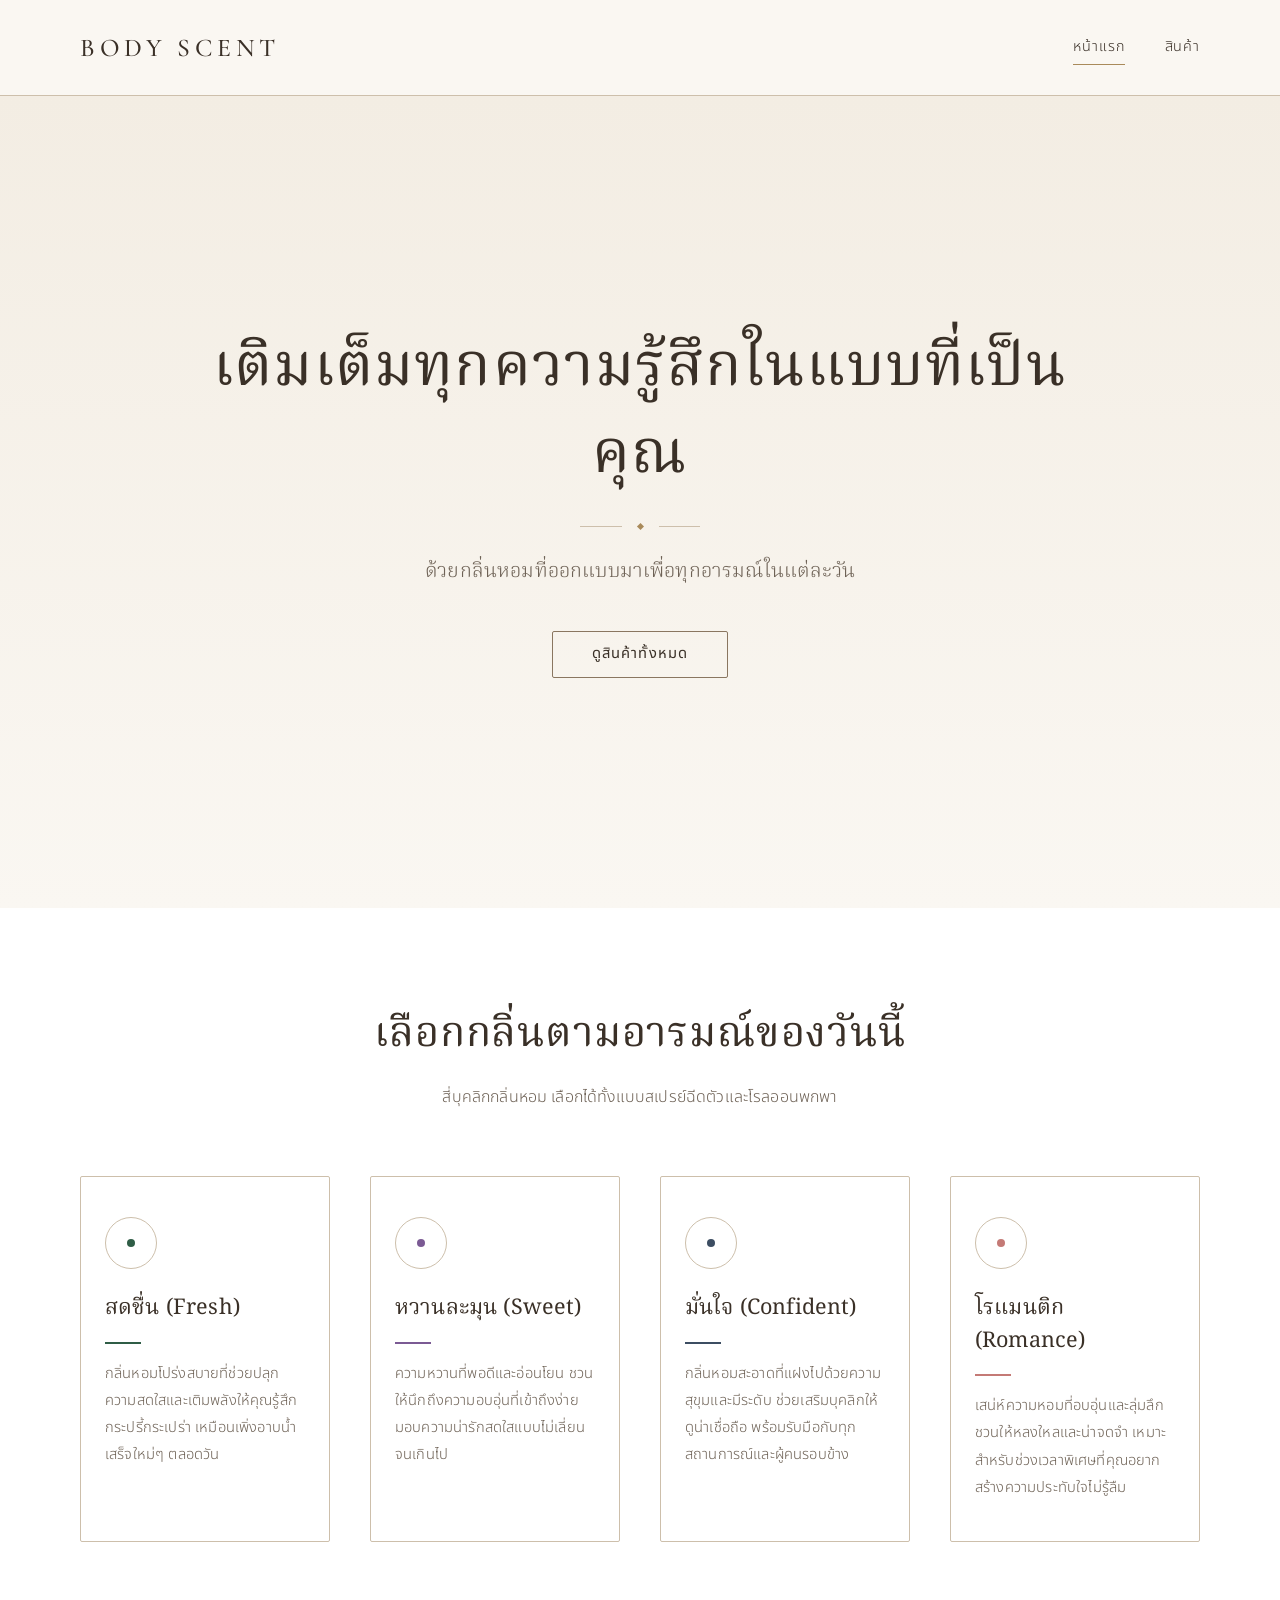
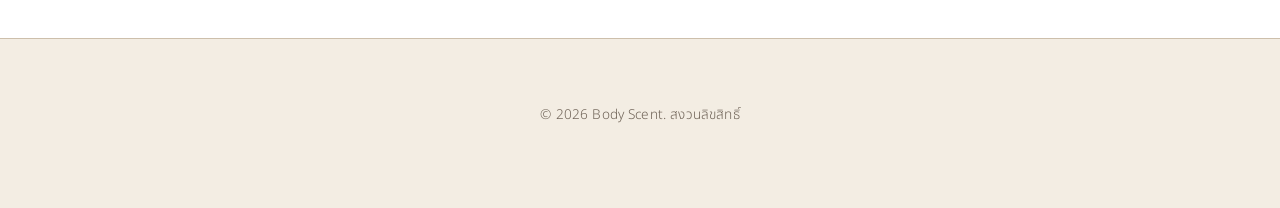
<file: index.html>
<!DOCTYPE html>
<html lang="th">
<head>
  <meta charset="UTF-8">
  <meta name="viewport" content="width=device-width, initial-scale=1">
  <title>Body Scent — น้ำหอมฉีดตัวสำหรับทุกอารมณ์</title>
  <meta name="description" content="Body Scent น้ำหอมฉีดตัวและโรลออน ออกแบบกลิ่นหอมเพื่อทุกอารมณ์ในแต่ละวัน เลือกจาก Fresh, Sweet, Confident และ Romance">
  <link rel="stylesheet" href="style.css">
  <style>
    /* ปรับเฉพาะหน้าแรก */
    .hero {
      min-height: calc(100svh - 5.5rem);
      display: flex;
      align-items: center;
      padding-block: var(--space-6);
    }
    .hero .container { max-width: 880px; }
    .hero h1 {
      font-size: clamp(2.1rem, 5.2vw, 3.75rem);
      line-height: 1.45;
      margin-bottom: 0;
    }
    .hero .lead { max-width: 46ch; margin-inline: auto; }

    .mood-card {
      padding: var(--space-4) var(--space-3);
      color: inherit;
    }
    .mood-card:hover { color: inherit; }
    .mood-card h3 { margin-bottom: 0; }
    .mood-card .mood-rule { margin-block: var(--space-2) var(--space-2); }
    .mood-card p { font-size: 0.92rem; margin-bottom: 0; }
    .mood-card .mood-icon { margin-bottom: var(--space-3); }
  </style>
</head>
<body>

  <header class="site-header">
    <div class="container">
      <a class="brand" href="index.html">BODY SCENT</a>
      <nav class="nav" aria-label="เมนูหลัก">
        <a href="index.html" aria-current="page">หน้าแรก</a>
        <a href="product.html">สินค้า</a>
      </nav>
    </div>
  </header>

  <main>
    <section class="hero text-center">
      <div class="container">
        <h1>เติมเต็มทุกความรู้สึกในแบบที่เป็นคุณ</h1>
        <div class="divider" aria-hidden="true"><i></i></div>
        <p class="lead">ด้วยกลิ่นหอมที่ออกแบบมาเพื่อทุกอารมณ์ในแต่ละวัน</p>
        <a class="btn" href="product.html">ดูสินค้าทั้งหมด</a>
      </div>
    </section>

    <section class="section--white" id="moods">
      <div class="container">
        <div class="section-head">
          <h2>เลือกกลิ่นตามอารมณ์ของวันนี้</h2>
          <p>สี่บุคลิกกลิ่นหอม เลือกได้ทั้งแบบสเปรย์ฉีดตัวและโรลออนพกพา</p>
        </div>

        <div class="grid grid--4">
          <a class="card mood-card mood-fresh" href="product.html?mood=fresh">
            <span class="mood-icon" aria-hidden="true"></span>
            <h3>สดชื่น (Fresh)</h3>
            <span class="mood-rule" aria-hidden="true"></span>
            <p>กลิ่นหอมโปร่งสบายที่ช่วยปลุกความสดใสและเติมพลังให้คุณรู้สึกกระปรี้กระเปร่า เหมือนเพิ่งอาบน้ำเสร็จใหม่ๆ ตลอดวัน</p>
          </a>

          <a class="card mood-card mood-sweet" href="product.html?mood=sweet">
            <span class="mood-icon" aria-hidden="true"></span>
            <h3>หวานละมุน (Sweet)</h3>
            <span class="mood-rule" aria-hidden="true"></span>
            <p>ความหวานที่พอดีและอ่อนโยน ชวนให้นึกถึงความอบอุ่นที่เข้าถึงง่าย มอบความน่ารักสดใสแบบไม่เลี่ยนจนเกินไป</p>
          </a>

          <a class="card mood-card mood-confident" href="product.html?mood=confident">
            <span class="mood-icon" aria-hidden="true"></span>
            <h3>มั่นใจ (Confident)</h3>
            <span class="mood-rule" aria-hidden="true"></span>
            <p>กลิ่นหอมสะอาดที่แฝงไปด้วยความสุขุมและมีระดับ ช่วยเสริมบุคลิกให้ดูน่าเชื่อถือ พร้อมรับมือกับทุกสถานการณ์และผู้คนรอบข้าง</p>
          </a>

          <a class="card mood-card mood-romance" href="product.html?mood=romance">
            <span class="mood-icon" aria-hidden="true"></span>
            <h3>โรแมนติก (Romance)</h3>
            <span class="mood-rule" aria-hidden="true"></span>
            <p>เสน่ห์ความหอมที่อบอุ่นและลุ่มลึก ชวนให้หลงใหลและน่าจดจำ เหมาะสำหรับช่วงเวลาพิเศษที่คุณอยากสร้างความประทับใจไม่รู้ลืม</p>
          </a>
        </div>
      </div>
    </section>
  </main>

  <footer class="site-footer">
    <div class="container">
      <p>&copy; 2026 Body Scent. สงวนลิขสิทธิ์</p>
    </div>
  </footer>

  <script src="script.js"></script>
</body>
</html>
</file>
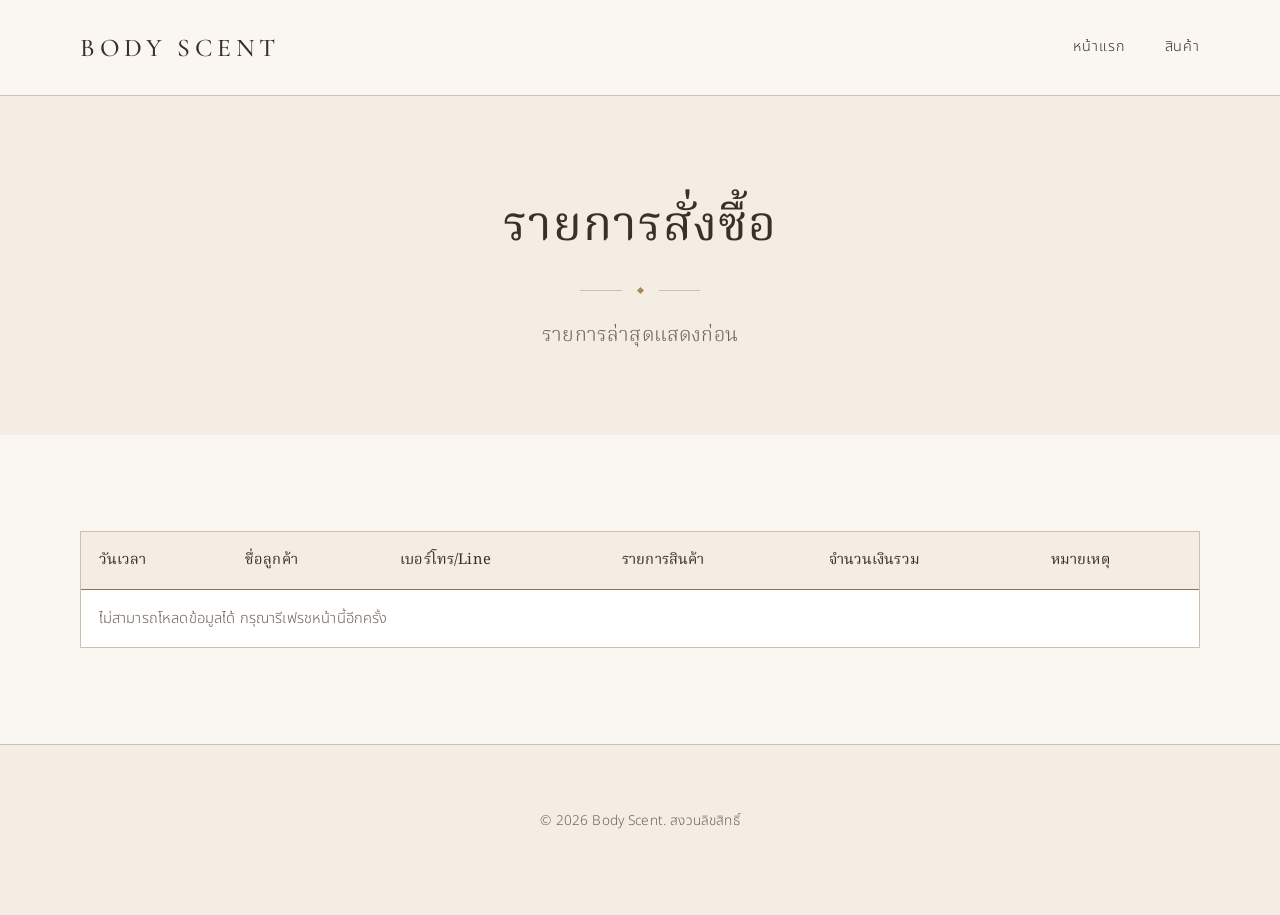
<file: admin.html>
<!DOCTYPE html>
<html lang="th">
<head>
  <meta charset="UTF-8">
  <meta name="viewport" content="width=device-width, initial-scale=1">
  <meta name="robots" content="noindex, nofollow">
  <title>รายการสั่งซื้อ — Body Scent</title>
  <link rel="stylesheet" href="style.css">
  <style>
    .table-wrap {
      overflow-x: auto;
      background: var(--white);
      border: 1px solid var(--line);
    }
    #ordersTable {
      width: 100%;
      min-width: 820px;
      border-collapse: collapse;
      font-size: 0.92rem;
      line-height: 1.7;
    }
    #ordersTable th,
    #ordersTable td {
      padding: 1rem 1.1rem;
      text-align: left;
      vertical-align: top;
      border-bottom: 1px solid var(--line);
    }
    #ordersTable thead th {
      font-family: var(--font-heading-th);
      font-weight: 400;
      color: var(--ink);
      background: var(--cream);
      border-bottom: 1px solid var(--line-strong);
      white-space: nowrap;
    }
    #ordersTable tbody td { color: var(--ink-soft); }
    #ordersTable tbody tr:last-child td { border-bottom: 0; }
    #ordersTable td:nth-child(1) { white-space: nowrap; }
    #ordersTable td:nth-child(5) { white-space: nowrap; color: var(--gold-deep); }
  </style>
</head>
<body>

  <header class="site-header">
    <div class="container">
      <a class="brand" href="index.html">BODY SCENT</a>
      <nav class="nav" aria-label="เมนูหลัก">
        <a href="index.html">หน้าแรก</a>
        <a href="product.html">สินค้า</a>
      </nav>
    </div>
  </header>

  <main>
    <section class="section--cream" style="padding-bottom: var(--space-5);">
      <div class="container text-center">
        <h1 style="font-size: clamp(2rem, 4.5vw, 3rem);">รายการสั่งซื้อ</h1>
        <div class="divider" aria-hidden="true"><i></i></div>
        <p class="lead">รายการล่าสุดแสดงก่อน</p>
      </div>
    </section>

    <section>
      <div class="container">
        <div class="table-wrap">
          <table id="ordersTable">
            <thead>
              <tr>
                <th scope="col">วันเวลา</th>
                <th scope="col">ชื่อลูกค้า</th>
                <th scope="col">เบอร์โทร/Line</th>
                <th scope="col">รายการสินค้า</th>
                <th scope="col">จำนวนเงินรวม</th>
                <th scope="col">หมายเหตุ</th>
              </tr>
            </thead>
            <tbody></tbody>
          </table>
        </div>
      </div>
    </section>
  </main>

  <footer class="site-footer">
    <div class="container">
      <p>&copy; 2026 Body Scent. สงวนลิขสิทธิ์</p>
    </div>
  </footer>

  <script src="script.js"></script>
</body>
</html>
</file>
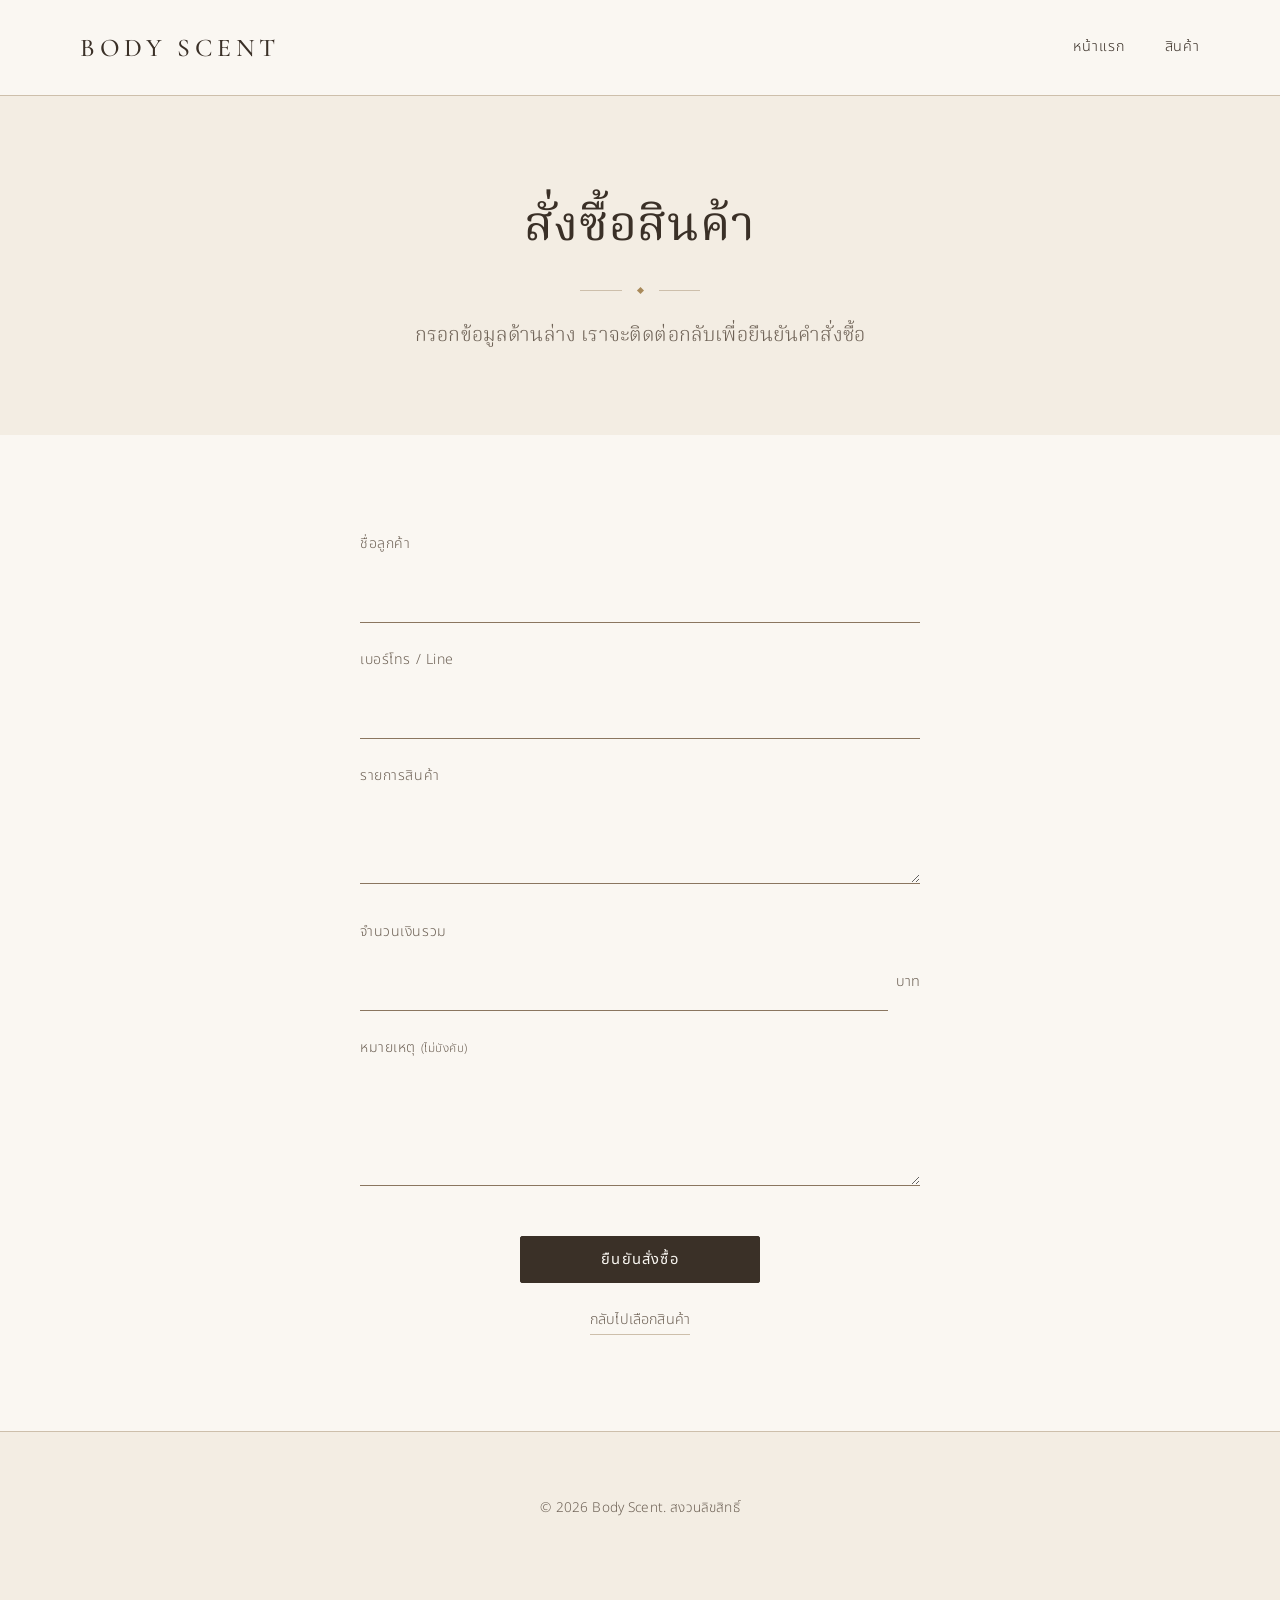
<file: order.html>
<!DOCTYPE html>
<html lang="th">
<head>
  <meta charset="UTF-8">
  <meta name="viewport" content="width=device-width, initial-scale=1">
  <title>สั่งซื้อสินค้า — Body Scent</title>
  <link rel="stylesheet" href="style.css">
  <style>
    .order-wrap { max-width: 560px; margin-inline: auto; }
    .order-wrap textarea { resize: vertical; min-height: 3.2rem; }
    .order-actions { margin-top: var(--space-4); text-align: center; }
    .order-actions .btn { min-width: 240px; }
    .back-link {
      display: inline-block;
      margin-top: var(--space-3);
      font-size: 0.9rem;
      color: var(--ink-soft);
      border-bottom: 1px solid var(--line);
    }
    .total-field { display: flex; align-items: baseline; gap: var(--space-1); }
    .total-field span { font-size: 0.9rem; color: var(--ink-soft); white-space: nowrap; }
  </style>
</head>
<body>

  <header class="site-header">
    <div class="container">
      <a class="brand" href="index.html">BODY SCENT</a>
      <nav class="nav" aria-label="เมนูหลัก">
        <a href="index.html">หน้าแรก</a>
        <a href="product.html">สินค้า</a>
      </nav>
    </div>
  </header>

  <main>
    <section class="section--cream" style="padding-bottom: var(--space-5);">
      <div class="container text-center">
        <h1 style="font-size: clamp(2rem, 4.5vw, 3rem);">สั่งซื้อสินค้า</h1>
        <div class="divider" aria-hidden="true"><i></i></div>
        <p class="lead">กรอกข้อมูลด้านล่าง เราจะติดต่อกลับเพื่อยืนยันคำสั่งซื้อ</p>
      </div>
    </section>

    <section>
      <div class="container">
        <form id="orderForm" class="order-wrap" autocomplete="on">

          <div class="field">
            <label for="customerName">ชื่อลูกค้า</label>
            <input type="text" id="customerName" name="customerName" autocomplete="name" required>
          </div>

          <div class="field">
            <label for="contact">เบอร์โทร / Line</label>
            <input type="text" id="contact" name="contact" autocomplete="tel" required>
          </div>

          <div class="field">
            <label for="items">รายการสินค้า</label>
            <textarea id="items" name="items" rows="2" required></textarea>
          </div>

          <div class="field">
            <label for="total">จำนวนเงินรวม</label>
            <div class="total-field">
              <input type="text" id="total" name="total" inputmode="numeric" required>
              <span>บาท</span>
            </div>
          </div>

          <div class="field">
            <label for="note">หมายเหตุ <small>(ไม่บังคับ)</small></label>
            <textarea id="note" name="note" rows="3"></textarea>
          </div>

          <div class="order-actions">
            <button type="submit" class="btn btn--solid">ยืนยันสั่งซื้อ</button>
            <br>
            <a class="back-link" href="product.html">กลับไปเลือกสินค้า</a>
          </div>

        </form>
      </div>
    </section>
  </main>

  <footer class="site-footer">
    <div class="container">
      <p>&copy; 2026 Body Scent. สงวนลิขสิทธิ์</p>
    </div>
  </footer>

  <script src="script.js"></script>
</body>
</html>
</file>
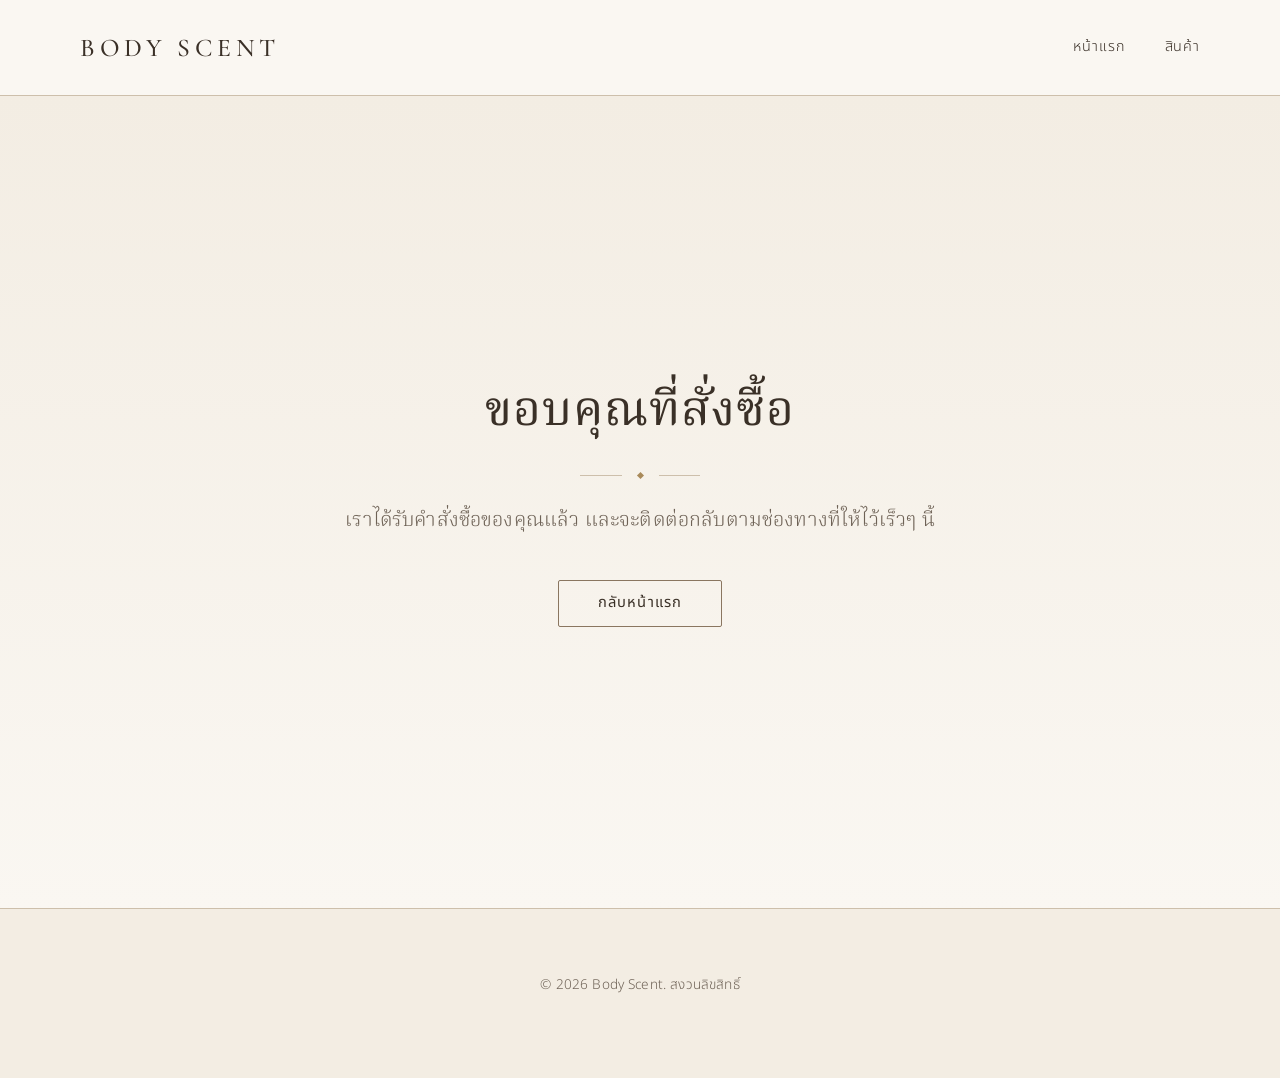
<file: thankyou.html>
<!DOCTYPE html>
<html lang="th">
<head>
  <meta charset="UTF-8">
  <meta name="viewport" content="width=device-width, initial-scale=1">
  <title>ขอบคุณที่สั่งซื้อ — Body Scent</title>
  <link rel="stylesheet" href="style.css">
  <style>
    .thanks {
      min-height: calc(100svh - 5.5rem);
      display: flex;
      align-items: center;
      background: linear-gradient(180deg, var(--cream) 0%, var(--ivory) 100%);
    }
    .thanks .container { max-width: 640px; }
    .thanks h1 { font-size: clamp(2rem, 4.5vw, 3rem); }
    .thanks .lead { margin-inline: auto; }
    .thanks .btn { margin-top: var(--space-3); }
  </style>
</head>
<body>

  <header class="site-header">
    <div class="container">
      <a class="brand" href="index.html">BODY SCENT</a>
      <nav class="nav" aria-label="เมนูหลัก">
        <a href="index.html">หน้าแรก</a>
        <a href="product.html">สินค้า</a>
      </nav>
    </div>
  </header>

  <main>
    <section class="thanks text-center">
      <div class="container">
        <h1>ขอบคุณที่สั่งซื้อ</h1>
        <div class="divider" aria-hidden="true"><i></i></div>
        <p class="lead">เราได้รับคำสั่งซื้อของคุณแล้ว และจะติดต่อกลับตามช่องทางที่ให้ไว้เร็วๆ นี้</p>
        <a class="btn" href="index.html">กลับหน้าแรก</a>
      </div>
    </section>
  </main>

  <footer class="site-footer">
    <div class="container">
      <p>&copy; 2026 Body Scent. สงวนลิขสิทธิ์</p>
    </div>
  </footer>

  <script src="script.js"></script>
</body>
</html>
</file>
<file: style.css>
/* ==========================================================
   Body Scent — Theme (premium / minimal)
   ใช้ร่วมกันทุกหน้า
   ========================================================== */

@import url("https://fonts.googleapis.com/css2?family=Cormorant+Garamond:ital,wght@0,400;0,500;0,600;1,400&family=Noto+Serif+Thai:wght@300;400;500;600&family=Noto+Sans+Thai:wght@300;400;500&display=swap");

/* ---------- Tokens ---------- */
:root {
  /* พื้นผิว */
  --white: #ffffff;
  --ivory: #faf7f2;
  --cream: #f3ede3;
  --sand: #e4d9c8;

  /* ตัวอักษร / เส้น */
  --ink: #3a3027;          /* น้ำตาลเข้มนุ่ม ใช้แทนดำ */
  --ink-soft: #6e6256;
  --line: #cdbfab;         /* เส้นบางสีเบจเข้ม */
  --line-strong: #8a7660;

  /* accent ทอง/บรอนซ์อ่อน */
  --gold: #a98a5a;
  --gold-deep: #8c6f43;
  --gold-soft: #d9c7a3;

  /* mood — ใช้เป็นจุดเล็กๆ เท่านั้น */
  --mood-fresh: #2f5d46;
  --mood-sweet: #7b5a94;
  --mood-confident: #3c4d62;
  --mood-romance: #c47a76;

  /* ฟอนต์ */
  --font-display: "Cormorant Garamond", "Noto Serif Thai", Georgia, "Times New Roman", serif;
  --font-heading-th: "Noto Serif Thai", "Cormorant Garamond", Georgia, serif;
  --font-body: "Noto Sans Thai", "Helvetica Neue", Arial, sans-serif;

  /* spacing */
  --space-1: 0.5rem;
  --space-2: 1rem;
  --space-3: 1.5rem;
  --space-4: 2.5rem;
  --space-5: 4rem;
  --space-6: 6rem;
  --space-7: 9rem;

  --container: 1120px;
  --radius: 2px;
  --ease: cubic-bezier(0.22, 0.61, 0.36, 1);
}

/* ---------- Reset / base ---------- */
*, *::before, *::after { box-sizing: border-box; }

html {
  scroll-behavior: smooth;
  -webkit-text-size-adjust: 100%;
}

body {
  margin: 0;
  background: var(--ivory);
  color: var(--ink);
  font-family: var(--font-body);
  font-weight: 300;
  font-size: 1rem;
  line-height: 1.85;
  letter-spacing: 0.01em;
  -webkit-font-smoothing: antialiased;
}

img { max-width: 100%; height: auto; display: block; }

a {
  color: inherit;
  text-decoration: none;
  transition: color 0.3s var(--ease);
}
a:hover { color: var(--gold-deep); }

:focus-visible {
  outline: 1px solid var(--gold-deep);
  outline-offset: 4px;
}

::selection { background: var(--gold-soft); color: var(--ink); }

/* ---------- Typography ---------- */
h1, h2, h3, h4 {
  margin: 0 0 var(--space-2);
  font-family: var(--font-display);
  font-weight: 500;
  line-height: 1.3;
  color: var(--ink);
}
h1 { font-size: clamp(2.4rem, 6vw, 4.25rem); letter-spacing: 0.02em; line-height: 1.2; }
h2 { font-size: clamp(1.75rem, 3.6vw, 2.6rem); letter-spacing: 0.02em; }
h3 { font-size: 1.35rem; }
h4 { font-size: 1.1rem; }

/* หัวข้อภาษาไทยใช้ serif ไทย */
:lang(th) h1, :lang(th) h2, :lang(th) h3, :lang(th) h4,
h1.th, h2.th, h3.th, h4.th {
  font-family: var(--font-heading-th);
  font-weight: 400;
  line-height: 1.5;
}

p { margin: 0 0 var(--space-2); color: var(--ink-soft); max-width: 62ch; }

.lead {
  font-family: var(--font-heading-th);
  font-size: clamp(1.05rem, 2vw, 1.25rem);
  font-weight: 300;
  line-height: 1.9;
  color: var(--ink-soft);
}

.text-center { text-align: center; }
.text-center p { margin-left: auto; margin-right: auto; }

/* ---------- Layout ---------- */
.container {
  width: min(100% - 3rem, var(--container));
  margin-inline: auto;
}

section, .section {
  padding-block: var(--space-6);
}
.section--cream { background: var(--cream); }
.section--white { background: var(--white); }

.section-head {
  max-width: 640px;
  margin: 0 auto var(--space-5);
  text-align: center;
}
.section-head p { margin-inline: auto; }

/* เส้นคั่นบางๆ พร้อมจุดทอง */
.divider {
  display: flex;
  align-items: center;
  gap: var(--space-2);
  margin: var(--space-3) auto;
  max-width: 120px;
  color: var(--gold);
}
.divider::before, .divider::after {
  content: "";
  flex: 1;
  height: 1px;
  background: var(--line);
}
.divider i {
  width: 5px;
  height: 5px;
  background: var(--gold);
  transform: rotate(45deg);
}

hr {
  border: 0;
  height: 1px;
  background: var(--line);
  margin: var(--space-5) 0;
}

.grid {
  display: grid;
  gap: var(--space-4);
}
.grid--2 { grid-template-columns: repeat(2, 1fr); }
.grid--3 { grid-template-columns: repeat(3, 1fr); }
.grid--4 { grid-template-columns: repeat(4, 1fr); }

/* ---------- Header / Nav ---------- */
.site-header {
  position: sticky;
  top: 0;
  z-index: 50;
  background: rgba(250, 247, 242, 0.92);
  backdrop-filter: blur(8px);
  border-bottom: 1px solid var(--line);
}
.site-header .container {
  display: flex;
  align-items: center;
  justify-content: space-between;
  padding-block: var(--space-3);
}
.brand {
  font-family: var(--font-display);
  font-size: 1.6rem;
  font-weight: 500;
  letter-spacing: 0.18em;
  color: var(--ink);
}
.nav { display: flex; gap: var(--space-4); }
.nav a {
  font-size: 0.9rem;
  letter-spacing: 0.06em;
  padding-block: 4px;
  border-bottom: 1px solid transparent;
}
.nav a:hover,
.nav a[aria-current="page"] {
  color: var(--ink);
  border-bottom-color: var(--gold);
}

/* ---------- Buttons ---------- */
.btn {
  display: inline-block;
  padding: 0.95rem 2.4rem;
  font-family: var(--font-body);
  font-size: 0.92rem;
  font-weight: 400;
  letter-spacing: 0.08em;
  line-height: 1;
  color: var(--ink);
  background: transparent;
  border: 1px solid var(--line-strong);
  border-radius: var(--radius);
  cursor: pointer;
  transition: background 0.35s var(--ease), color 0.35s var(--ease), border-color 0.35s var(--ease);
}
.btn:hover {
  background: var(--ink);
  border-color: var(--ink);
  color: var(--ivory);
}
.btn--solid {
  background: var(--ink);
  border-color: var(--ink);
  color: var(--ivory);
}
.btn--solid:hover {
  background: var(--gold-deep);
  border-color: var(--gold-deep);
  color: var(--white);
}
.btn--small { padding: 0.7rem 1.4rem; font-size: 0.85rem; }

/* ---------- Hero ---------- */
.hero {
  padding-block: var(--space-7) var(--space-6);
  text-align: center;
  background: linear-gradient(180deg, var(--cream) 0%, var(--ivory) 100%);
}
.hero p { margin-inline: auto; }
.hero .btn { margin-top: var(--space-3); }

/* ---------- Mood (จุดสีเล็กๆ เท่านั้น) ---------- */
.mood-fresh      { --mood: var(--mood-fresh); }
.mood-sweet      { --mood: var(--mood-sweet); }
.mood-confident  { --mood: var(--mood-confident); }
.mood-romance    { --mood: var(--mood-romance); }

/* จุดสีนำหน้าข้อความ */
.mood-dot {
  display: inline-flex;
  align-items: center;
  gap: 0.6rem;
  font-size: 0.85rem;
  letter-spacing: 0.08em;
  color: var(--ink-soft);
}
.mood-dot::before {
  content: "";
  width: 7px;
  height: 7px;
  border-radius: 50%;
  background: var(--mood, var(--gold));
}

/* เส้นสั้นใต้หัวข้อ */
.mood-rule {
  display: block;
  width: 36px;
  height: 2px;
  margin: var(--space-2) 0 var(--space-3);
  background: var(--mood, var(--gold));
}
.text-center .mood-rule { margin-inline: auto; }

/* ไอคอนวงกลมเส้นบาง ขอบเป็นสี mood */
.mood-icon {
  display: inline-grid;
  place-items: center;
  width: 52px;
  height: 52px;
  border: 1px solid var(--line);
  border-radius: 50%;
  position: relative;
}
.mood-icon::after {
  content: "";
  width: 8px;
  height: 8px;
  border-radius: 50%;
  background: var(--mood, var(--gold));
}

/* ---------- Product card ---------- */
.card {
  background: var(--white);
  border: 1px solid var(--line);
  border-radius: var(--radius);
  display: flex;
  flex-direction: column;
  transition: border-color 0.35s var(--ease);
}
.card:hover { border-color: var(--line-strong); }

.card__media {
  aspect-ratio: 4 / 5;
  background: var(--cream);
  overflow: hidden;
  border-bottom: 1px solid var(--line);
}
.card__media img {
  width: 100%;
  height: 100%;
  object-fit: cover;
}

.card__body {
  padding: var(--space-3);
  display: flex;
  flex-direction: column;
  flex: 1;
}
.card__title {
  font-family: var(--font-heading-th);
  font-size: 1.1rem;
  font-weight: 400;
  line-height: 1.55;
  margin: var(--space-1) 0 var(--space-1);
}
.card__desc {
  font-size: 0.9rem;
  line-height: 1.8;
  margin-bottom: var(--space-3);
}
.card__meta {
  display: flex;
  align-items: baseline;
  justify-content: space-between;
  margin-top: auto;
  padding-top: var(--space-2);
  border-top: 1px solid var(--line);
}
.price {
  font-family: var(--font-display);
  font-size: 1.5rem;
  font-weight: 500;
  color: var(--gold-deep);
}
.price small {
  font-family: var(--font-body);
  font-size: 0.8rem;
  font-weight: 300;
  color: var(--ink-soft);
  margin-left: 0.25rem;
}
.size { font-size: 0.85rem; color: var(--ink-soft); letter-spacing: 0.05em; }

/* ---------- Filter / tabs ---------- */
.filters {
  display: flex;
  flex-wrap: wrap;
  justify-content: center;
  gap: var(--space-1) var(--space-3);
  margin-bottom: var(--space-5);
}
.filter-btn {
  padding: 0.5rem 0.25rem;
  font-family: var(--font-body);
  font-size: 0.92rem;
  letter-spacing: 0.06em;
  color: var(--ink-soft);
  background: none;
  border: 0;
  border-bottom: 1px solid transparent;
  cursor: pointer;
  transition: color 0.3s var(--ease), border-color 0.3s var(--ease);
}
.filter-btn:hover { color: var(--ink); }
.filter-btn.is-active {
  color: var(--ink);
  border-bottom-color: var(--gold);
}

/* ---------- Forms ---------- */
label {
  display: block;
  margin-bottom: var(--space-1);
  font-size: 0.88rem;
  letter-spacing: 0.04em;
  color: var(--ink-soft);
}
input, select, textarea {
  width: 100%;
  padding: 0.85rem 0;
  font: inherit;
  color: var(--ink);
  background: transparent;
  border: 0;
  border-bottom: 1px solid var(--line-strong);
  border-radius: 0;
  transition: border-color 0.3s var(--ease);
}
input:focus, select:focus, textarea:focus {
  outline: none;
  border-bottom-color: var(--gold-deep);
}
.field { margin-bottom: var(--space-3); }

/* ---------- Footer ---------- */
.site-footer {
  padding-block: var(--space-5);
  background: var(--cream);
  border-top: 1px solid var(--line);
  text-align: center;
}
.site-footer p { margin-inline: auto; font-size: 0.85rem; }

/* ---------- Utilities ---------- */
.mt-0 { margin-top: 0; }
.mt-3 { margin-top: var(--space-3); }
.mt-5 { margin-top: var(--space-5); }
.mb-5 { margin-bottom: var(--space-5); }
.visually-hidden {
  position: absolute !important;
  width: 1px; height: 1px;
  overflow: hidden;
  clip: rect(0 0 0 0);
  white-space: nowrap;
}

/* ---------- Responsive ---------- */
@media (max-width: 960px) {
  .grid--4 { grid-template-columns: repeat(2, 1fr); }
  .grid--3 { grid-template-columns: repeat(2, 1fr); }
}

@media (max-width: 640px) {
  section, .section { padding-block: var(--space-5); }
  .hero { padding-block: var(--space-6) var(--space-5); }
  .container { width: min(100% - 2.5rem, var(--container)); }

  .site-header .container {
    flex-direction: column;
    gap: var(--space-2);
    padding-block: var(--space-2);
  }
  .brand { font-size: 1.4rem; }
  .nav { gap: var(--space-3); }

  .grid { gap: var(--space-3); }
  .grid--2, .grid--3, .grid--4 { grid-template-columns: 1fr; }

  /* การ์ดสินค้าบนมือถือ: 2 คอลัมน์ให้เห็นหลายชิ้น */
  .grid--products { grid-template-columns: repeat(2, 1fr); gap: var(--space-2); }
  .grid--products .card__body { padding: var(--space-2); }
  .grid--products .card__desc { display: none; }
  .grid--products .price { font-size: 1.25rem; }

  .btn { width: 100%; text-align: center; }
  .btn--small { width: auto; }
}

@media (prefers-reduced-motion: reduce) {
  html { scroll-behavior: auto; }
  * { transition: none !important; }
}
</file>
